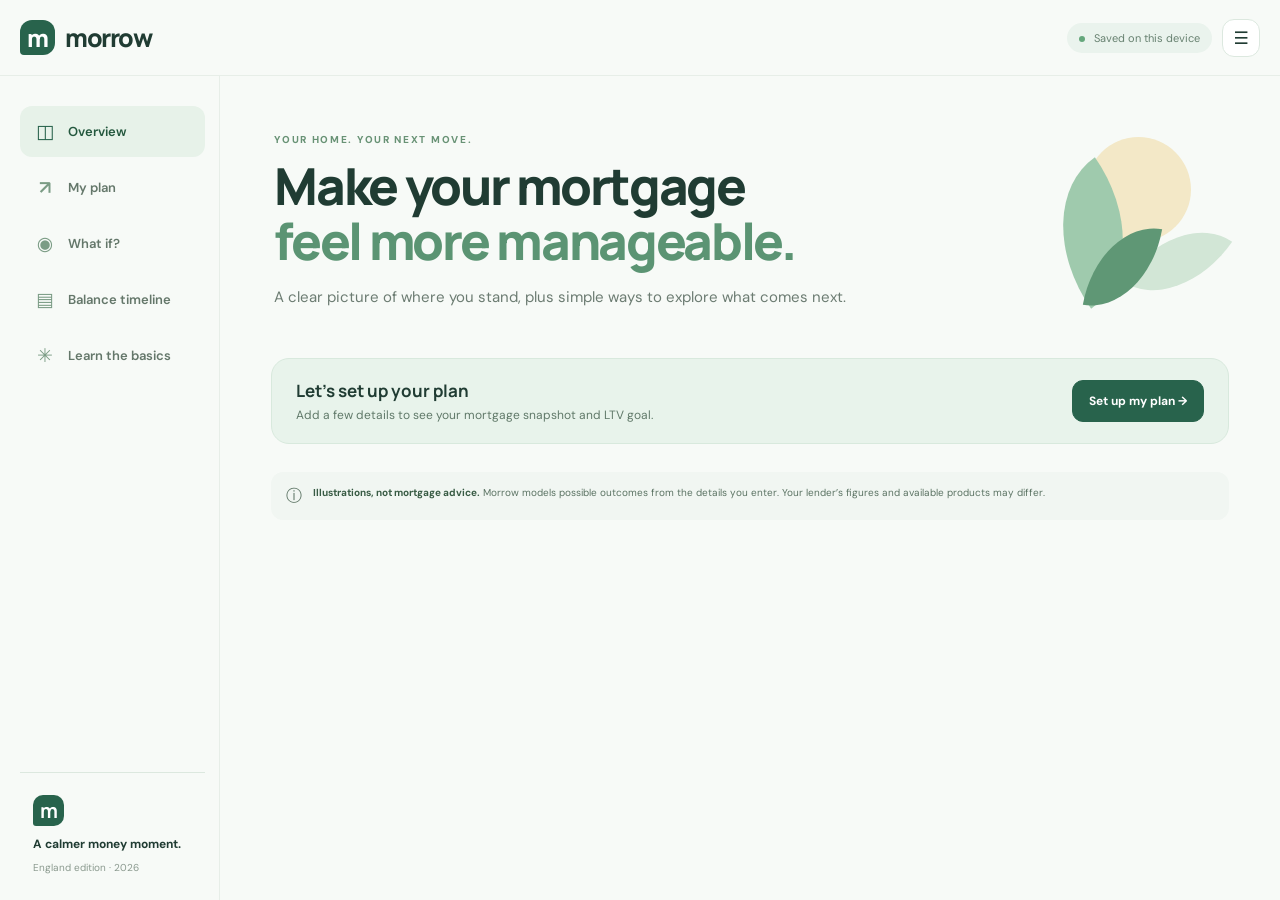
<file: index.html>
<!doctype html>
<html lang="en-GB"><head><meta charset="utf-8"><meta name="viewport" content="width=device-width,initial-scale=1,viewport-fit=cover"><meta name="theme-color" content="#eaf3ed"><meta name="description" content="A calmer way to understand your mortgage, plan overpayments and explore LTV goals."><title>Morrow — Your mortgage, made clearer</title><link rel="manifest" href="manifest.json"><link rel="icon" href="assets/icon.svg"><link rel="stylesheet" href="styles.css"></head>
<body>
<header class="app-header"><a class="brand" href="#home"><span class="brand-mark">m</span><span>morrow</span></a><div class="header-actions"><span class="local-chip"><i></i> Saved on this device</span><button id="installBtn" class="icon-button hidden" title="Install app" aria-label="Install Morrow">↓</button><button id="menuBtn" class="icon-button" aria-label="Open settings">☰</button></div></header>
<div class="app-shell"><aside class="side-nav" aria-label="Main navigation"><button class="nav-item active" data-view="overview"><span>◫</span> Overview</button><button class="nav-item" data-view="planner"><span>↗</span> My plan</button><button class="nav-item" data-view="scenarios"><span>◉</span> What if?</button><button class="nav-item" data-view="schedule"><span>▤</span> Balance timeline</button><button class="nav-item" data-view="learn"><span>✳</span> Learn the basics</button><div class="nav-foot"><div class="mini-leaf">m</div><p>A calmer money moment.</p><small>England edition · 2026</small></div></aside>
<main>
<section id="view-overview" class="view"><div class="welcome-row"><div><p class="eyebrow">YOUR HOME. YOUR NEXT MOVE.</p><h1>Make your mortgage<br><em>feel more manageable.</em></h1><p class="lead">A clear picture of where you stand, plus simple ways to explore what comes next.</p></div><div class="leaf-art" aria-hidden="true"><i></i><b></b><span></span></div></div>
<div id="setupCallout" class="callout"><div><strong>Let’s set up your plan</strong><p>Add a few details to see your mortgage snapshot and LTV goal.</p></div><button class="btn primary" data-go="planner">Set up my plan <span>→</span></button></div>
<div id="overviewContent" class="hidden"><div class="section-head"><div><p class="eyebrow">YOUR SNAPSHOT</p><h2>Here’s where you are today.</h2></div><button class="btn secondary compact" data-go="planner">Edit details</button></div><div class="metric-grid" id="overviewMetrics"></div><div id="dealReminder" class="field-note hidden"></div>
<article class="card recommendation-card" aria-live="polite">
 <p class="eyebrow">YOUR OVERPAYMENT GUIDE</p>
 <h2>What could you overpay to reach your goal?</h2>
 <p class="muted">Choose when you’d like to reach your target. We’ll estimate the extra monthly amount on top of your usual payment.</p>
 <div class="recommend-controls"><label for="goalHorizon">Aim to reach your LTV goal in</label>
 <select id="goalHorizon"><option value="12">1 year</option><option value="24">2 years</option><option value="36" selected>3 years</option><option value="48">4 years</option><option value="60">5 years</option><option value="until-deal">By my deal end date</option></select></div>
 <div id="overpayRecommendation" class="recommend-result"><p>Set up your plan to see an estimate.</p></div>
 <p class="field-note">Illustration only. Assumes today’s home value and rate remain unchanged, regular payments continue, and overpayments reduce the balance immediately. Check your lender’s overpayment limits, charges and payment rules.</p>
</article><div class="content-grid"><article class="card"><div class="card-head"><div><h3>Your route to your goal</h3><p class="muted">Illustrative mortgage balance over time</p></div><span class="pill" id="goalPill">60% LTV goal</span></div><div id="overviewChart" class="chart-area"></div><div class="chart-legend"><span><i class="legend-dot current"></i>Current payment</span><span><i class="legend-dot extra"></i>With your plan</span></div></article><article class="card goal-card"><p class="eyebrow">YOUR NEXT MILESTONE</p><h3 id="milestoneTitle">Reach your LTV goal</h3><div class="goal-number" id="milestoneNumber">—</div><p id="milestoneCopy" class="muted">Add your figures to see an estimate.</p><div class="progress-track"><i id="milestoneProgress"></i></div><div class="progress-labels"><span>Now</span><span>Your goal</span></div><button class="text-button" data-go="scenarios">Explore your options →</button></article></div><div class="section-head later"><div><p class="eyebrow">SMALL STEPS, CLEARER PICTURE</p><h2>Make your next move.</h2></div></div><div class="quick-grid"><button class="quick-card" data-go="planner"><span class="quick-icon">＋</span><b>Try an overpayment</b><small>Explore a monthly extra or lump sum.</small><span class="quick-arrow">↗</span></button><button class="quick-card" data-go="scenarios"><span class="quick-icon">⌂</span><b>Change home value</b><small>See how valuations affect LTV.</small><span class="quick-arrow">↗</span></button><button class="quick-card" data-go="schedule"><span class="quick-icon">◷</span><b>See the timeline</b><small>Compare how your balance may change.</small><span class="quick-arrow">↗</span></button></div></div><div class="disclaimer-strip"><span>ⓘ</span><p><b>Illustrations, not mortgage advice.</b> Morrow models possible outcomes from the details you enter. Your lender’s figures and available products may differ.</p></div></section>
<section id="view-planner" class="view hidden"><div class="page-intro"><p class="eyebrow">YOUR DETAILS</p><h1>Build your mortgage plan.</h1><p class="lead">Use your latest mortgage statement if you have it. Estimates are fine—and you can change these figures any time.</p></div><form id="plannerForm"><div class="card form-card"><div class="step-heading"><span class="step-n">01</span><div><h2>Where are you today?</h2><p class="muted">The basics about your current mortgage.</p></div></div><div class="field-grid">
<label>Mortgage balance (£)<input id="balance" type="number" min="1" step="0.01" placeholder="e.g. 134000" required><small>What you still owe.</small></label><label>Interest rate (%)<input id="rate" type="number" min="0" max="30" step="0.01" placeholder="e.g. 4.56" required><small>Your current rate, not an advertised rate.</small></label><label>Monthly mortgage payment (£)<input id="payment" type="number" min="1" step="0.01" placeholder="e.g. 716" required><small>Your usual repayment, excluding extra.</small></label><label>Years remaining<input id="years" type="number" min="1" max="50" step="1" placeholder="e.g. 27" required><small>Approximate time left on the mortgage.</small></label><label>Estimated home value (£)<input id="homeValue" type="number" min="1" step="any" placeholder="e.g. 200000" required><small>A recent estimate is enough to start.</small></label><label>Current deal ends <span class="optional">Optional</span><input id="dealEnd" type="month"><small>A useful date to keep in view.</small></label></div></div>
<div class="card form-card"><div class="step-heading"><span class="step-n">02</span><div><h2>What would feel like progress?</h2><p class="muted">Choose a goal that feels realistic for you.</p></div></div><label>Target loan-to-value (LTV)</label><div class="choice-grid" id="targetChoices"><label class="choice"><input type="radio" name="targetLtv" value="80"><span>80%</span></label><label class="choice"><input type="radio" name="targetLtv" value="75"><span>75%</span></label><label class="choice"><input type="radio" name="targetLtv" value="70"><span>70%</span></label><label class="choice"><input type="radio" name="targetLtv" value="65"><span>65%</span></label><label class="choice"><input type="radio" name="targetLtv" value="60" checked><span>60%</span></label><label class="choice"><input type="radio" name="targetLtv" value="59.5"><span>59.5%</span></label></div><p class="field-note">LTV compares your mortgage balance with your home’s estimated value. A lower LTV can affect which deals are available, but it does not guarantee a particular rate.</p><div class="field-grid"><label>Extra each month (£)<select id="monthlyExtra"><option value="0">£0 — no extra for now</option><option value="25">£25</option><option value="50" selected>£50</option><option value="100">£100</option><option value="150">£150</option><option value="200">£200</option><option value="custom">Enter my own amount</option></select><small>Only use money you can comfortably spare.</small></label><label id="customExtraWrap" class="hidden">Your monthly extra (£)<input id="customExtra" type="number" min="0" step="1" value="50"></label><label>Possible one-off lump sum (£) <span class="optional">Optional</span><input id="lumpSum" type="number" min="0" step="100" value="0"><small>Modelled as a balance reduction at the start.</small></label><label>Annual home-value change (%) <span class="optional">Optional</span><input id="growth" type="number" min="-20" max="20" step="0.5" value="0"><small>0% keeps today’s estimate unchanged. Not a forecast.</small></label></div><div class="actions-row"><button type="submit" class="btn primary">Update my plan <span>→</span></button><button type="button" class="btn secondary" id="resetForm">Clear form</button><span id="saveStatus" class="saved-note" aria-live="polite">Saved on this device</span></div></div></form><div class="disclaimer-strip"><span>ⓘ</span><p><b>Keep a safety buffer.</b> Check your lender’s overpayment allowance, charges and how extra payments are applied before making a real payment.</p></div></section>
<section id="view-scenarios" class="view hidden"><div class="page-intro"><p class="eyebrow">EXPLORE THE POSSIBILITIES</p><h1>What if you changed one thing?</h1><p class="lead">Compare a few scenarios without committing to any of them. These are illustrations, not recommendations.</p></div><div class="content-grid scenario-top"><article class="card"><p class="eyebrow">MONTHLY EXTRA</p><h2>What could a little more do?</h2><p class="muted">Compare your usual payment with a monthly extra.</p><label class="range-label">Extra each month <strong id="scenarioExtraLabel">£50</strong><input id="scenarioExtra" type="range" min="0" max="500" step="25" value="50"></label><div id="extraScenarioResult"></div></article><article class="card"><p class="eyebrow">ONE-OFF PAYMENT</p><h2>Try a lump sum.</h2><p class="muted">Explore the estimated effect of reducing the balance upfront.</p><label>One-off payment (£)<input id="scenarioLump" type="number" min="0" step="250" value="0"></label><div id="lumpScenarioResult" class="scenario-summary"></div></article></div><article class="card scenario-card"><div class="card-head"><div><p class="eyebrow">HOME VALUE</p><h2>What if your home value changed?</h2><p class="muted">These cases show how LTV could move independently of your mortgage balance.</p></div></div><div class="valuation-grid" id="valuationCases"></div><p class="field-note">House prices can go down as well as up. These percentages are not forecasts or valuations.</p></article><article class="card scenario-card"><div class="card-head"><div><p class="eyebrow">YOUR TARGET</p><h2>How much balance reduction is needed?</h2></div><span class="pill" id="targetBadge">Goal: 60%</span></div><div id="targetScenario"></div></article><div class="disclaimer-strip"><span>ⓘ</span><p><b>Don’t assume an overpayment is always best.</b> Compare against keeping access to savings and seek regulated guidance for product decisions.</p></div></section>
<section id="view-schedule" class="view hidden"><div class="page-intro"><p class="eyebrow">YOUR BALANCE OVER TIME</p><h1>See the longer view.</h1><p class="lead">A year-by-year illustration comparing your current payment with the plan you’re exploring.</p></div><div class="card"><div class="card-head"><div><h2>Projected mortgage balance</h2><p class="muted">Assumes the entered rate stays the same throughout.</p></div><button class="btn secondary compact" id="exportCsv">Export CSV ↓</button></div><div id="timelineChart" class="chart-area large"></div><div class="chart-legend"><span><i class="legend-dot current"></i>Current payment</span><span><i class="legend-dot extra"></i>With your plan</span></div></div><div class="card timeline-table-card"><div class="card-head"><div><h2>Year by year</h2><p class="muted">Estimates rounded to the nearest pound.</p></div><button class="btn secondary compact" id="printBtn">Print / Save PDF</button></div><div class="table-scroll"><table><thead><tr><th>Year</th><th>Current payment</th><th>With your plan</th><th>Difference</th><th>LTV on home value</th></tr></thead><tbody id="timelineRows"><tr><td colspan="5">Set up your plan to see the timeline.</td></tr></tbody></table></div></div><div class="disclaimer-strip"><span>ⓘ</span><p>Monthly interest is estimated from your rate. Real lenders may use different timing, daily interest, fees or rounding. Your lender’s statement takes precedence.</p></div></section>
<section id="view-learn" class="view hidden"><div class="page-intro"><p class="eyebrow">NO JARGON REQUIRED</p><h1>Mortgage basics, simply explained.</h1><p class="lead">Useful ideas for understanding your numbers. This is general information, not personal financial advice.</p></div><div class="learn-grid"><article class="card learn-card"><span class="learn-icon">%</span><h2>What is LTV?</h2><p>Loan-to-value is your mortgage balance divided by your home’s estimated value, as a percentage. If you owe £120,000 on a home worth £200,000, your LTV is 60%.</p><div class="example"><small>Example</small><b>£120,000 ÷ £200,000 = 60% LTV</b></div></article><article class="card learn-card"><span class="learn-icon">↘</span><h2>Why do LTV bands matter?</h2><p>Lenders often group mortgages into LTV bands. A lower band may offer different products, but income, credit history, fees, property type and lender criteria matter too.</p><div class="example"><small>Remember</small><b>A target is not a guaranteed rate.</b></div></article><article class="card learn-card"><span class="learn-icon">＋</span><h2>What is an overpayment?</h2><p>Money paid above your required monthly payment. It may reduce the balance faster, but rules and treatment depend on your lender and product.</p><div class="example"><small>Before paying extra</small><b>Check allowances, charges and emergency savings.</b></div></article><article class="card learn-card"><span class="learn-icon">◷</span><h2>What is a deal end date?</h2><p>The date an introductory or fixed rate ends. It can prompt you to review options in good time; it is not the same as your full mortgage term ending.</p><div class="example"><small>Helpful habit</small><b>Plan to review options ahead of time.</b></div></article></div><article class="card resource-card"><p class="eyebrow">USEFUL NEXT STEPS</p><h2>Know where to check.</h2><div class="resource-row"><div><b>Your lender’s mortgage statement</b><p>Confirm your balance, rate, payment and overpayment terms.</p></div><span>01</span></div><div class="resource-row"><div><b>MoneyHelper</b><p>Free, impartial money guidance for UK consumers.</p><a href="https://www.moneyhelper.org.uk/en/homes" target="_blank" rel="noopener">Visit MoneyHelper ↗</a></div><span>02</span></div><div class="resource-row"><div><b>FCA Firm Checker</b><p>Check a financial firm’s status before using its services.</p><a href="https://www.fca.org.uk/consumers/fca-firm-checker" target="_blank" rel="noopener">Check a firm ↗</a></div><span>03</span></div></article></section>
<section id="view-settings" class="view hidden"><div class="page-intro"><p class="eyebrow">YOUR APP, YOUR CHOICE</p><h1>Settings & your data.</h1><p class="lead">Morrow works without an account. Your mortgage figures stay in this browser unless you export them.</p></div><div class="card settings-card"><h2>Backup and move your plan</h2><p>Save a copy as a JSON file, or restore a previous backup on this device.</p><div class="actions-row"><button class="btn primary" id="exportJson">Download my backup ↓</button><label class="btn secondary upload-btn">Restore backup ↑<input id="importJson" type="file" accept=".json,application/json" hidden></label></div><p class="field-note">Keep backup files private. They can contain mortgage and home-value details.</p></div><div class="card settings-card"><h2>Privacy controls</h2><p>No advertising tracker or third-party analytics are included in this starter build. Plan data is stored in local browser storage.</p><button class="btn danger" id="deleteData">Delete locally saved plan</button><p id="deleteStatus" class="saved-note" aria-live="polite"></p></div><div class="card settings-card"><h2>About Morrow</h2><p>Morrow helps you explore repayment scenarios and LTV targets. It does not compare live mortgage deals or provide regulated mortgage advice.</p><p><a href="privacy.html">Privacy notes</a> · <a href="terms.html">Terms & important information</a> · <a href="strategy.md">Commercial roadmap</a> · <a href="hosting-options.md">Hosting options</a></p><p class="field-note">England-focused planning. A static app cannot verify a user's residence.</p></div></section>
</main></div>
<nav class="mobile-nav" aria-label="Mobile navigation"><button class="active" data-view="overview"><span>◫</span>Home</button><button data-view="planner"><span>↗</span>Plan</button><button data-view="scenarios"><span>◉</span>What if?</button><button data-view="schedule"><span>▤</span>Timeline</button><button data-view="learn"><span>✳</span>Learn</button></nav><div id="toast" role="status" aria-live="polite" class="toast hidden"></div><script src="app.js"></script></body></html>
</file>
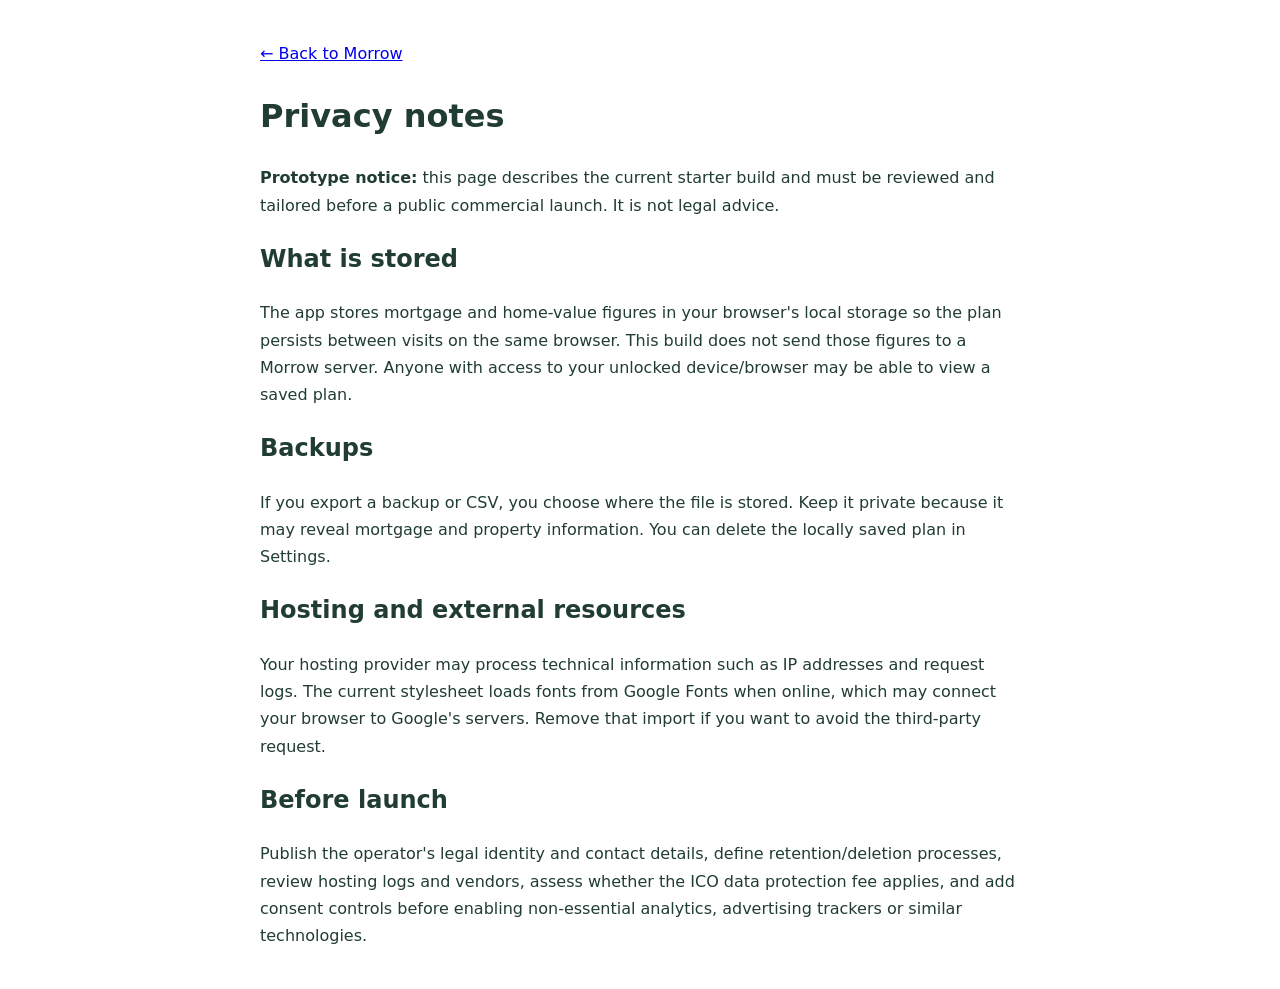
<file: privacy.html>
<!doctype html><html lang="en-GB"><meta charset="utf-8"><meta name="viewport" content="width=device-width,initial-scale=1"><title>Privacy notes — Morrow</title><body style="max-width:760px;margin:40px auto;padding:0 20px;font:16px system-ui;line-height:1.7;color:#203c33"><a href="index.html">← Back to Morrow</a><h1>Privacy notes</h1><p><b>Prototype notice:</b> this page describes the current starter build and must be reviewed and tailored before a public commercial launch. It is not legal advice.</p><h2>What is stored</h2><p>The app stores mortgage and home-value figures in your browser's local storage so the plan persists between visits on the same browser. This build does not send those figures to a Morrow server. Anyone with access to your unlocked device/browser may be able to view a saved plan.</p><h2>Backups</h2><p>If you export a backup or CSV, you choose where the file is stored. Keep it private because it may reveal mortgage and property information. You can delete the locally saved plan in Settings.</p><h2>Hosting and external resources</h2><p>Your hosting provider may process technical information such as IP addresses and request logs. The current stylesheet loads fonts from Google Fonts when online, which may connect your browser to Google's servers. Remove that import if you want to avoid the third-party request.</p><h2>Before launch</h2><p>Publish the operator's legal identity and contact details, define retention/deletion processes, review hosting logs and vendors, assess whether the ICO data protection fee applies, and add consent controls before enabling non-essential analytics, advertising trackers or similar technologies.</p></body></html>
</file>
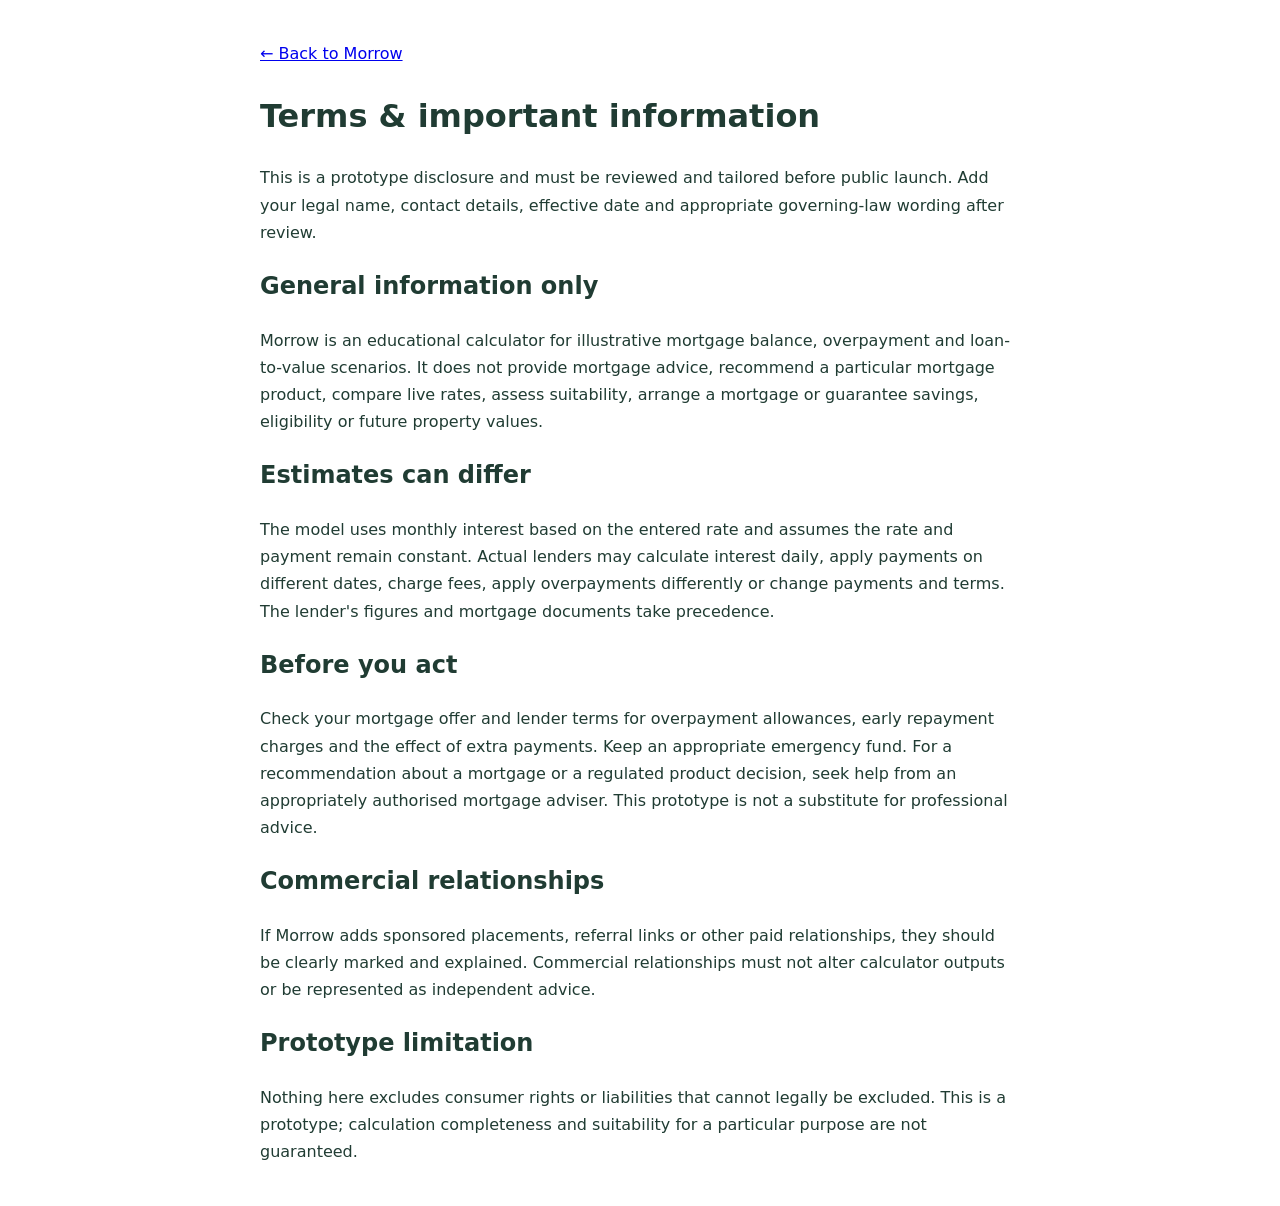
<file: terms.html>
<!doctype html><html lang="en-GB"><meta charset="utf-8"><meta name="viewport" content="width=device-width,initial-scale=1"><title>Terms & important information — Morrow</title><body style="max-width:760px;margin:40px auto;padding:0 20px;font:16px system-ui;line-height:1.7;color:#203c33"><a href="index.html">← Back to Morrow</a><h1>Terms & important information</h1><p>This is a prototype disclosure and must be reviewed and tailored before public launch. Add your legal name, contact details, effective date and appropriate governing-law wording after review.</p><h2>General information only</h2><p>Morrow is an educational calculator for illustrative mortgage balance, overpayment and loan-to-value scenarios. It does not provide mortgage advice, recommend a particular mortgage product, compare live rates, assess suitability, arrange a mortgage or guarantee savings, eligibility or future property values.</p><h2>Estimates can differ</h2><p>The model uses monthly interest based on the entered rate and assumes the rate and payment remain constant. Actual lenders may calculate interest daily, apply payments on different dates, charge fees, apply overpayments differently or change payments and terms. The lender's figures and mortgage documents take precedence.</p><h2>Before you act</h2><p>Check your mortgage offer and lender terms for overpayment allowances, early repayment charges and the effect of extra payments. Keep an appropriate emergency fund. For a recommendation about a mortgage or a regulated product decision, seek help from an appropriately authorised mortgage adviser. This prototype is not a substitute for professional advice.</p><h2>Commercial relationships</h2><p>If Morrow adds sponsored placements, referral links or other paid relationships, they should be clearly marked and explained. Commercial relationships must not alter calculator outputs or be represented as independent advice.</p><h2>Prototype limitation</h2><p>Nothing here excludes consumer rights or liabilities that cannot legally be excluded. This is a prototype; calculation completeness and suitability for a particular purpose are not guaranteed.</p></body></html>
</file>
<file: styles.css>
@import url('https://fonts.googleapis.com/css2?family=DM+Sans:wght@400;500;600;700&family=Manrope:wght@400;500;600;700;800&display=swap');
:root{--ink:#203c33;--muted:#6c7c72;--green:#28634c;--leaf:#5b9473;--sage:#eaf3ed;--mint:#d8eadc;--line:#dce8df;--paper:#f7faf7;--white:#fff;--danger:#91483b;--shadow:0 12px 36px #254c3510}*{box-sizing:border-box}html{scroll-behavior:smooth}body{margin:0;background:var(--paper);color:var(--ink);font:15px 'DM Sans',system-ui,sans-serif}button,input,select{font:inherit}button,a,label{-webkit-tap-highlight-color:transparent}button{cursor:pointer}a{color:#376f50}.hidden{display:none!important}.app-header{height:76px;position:sticky;top:0;z-index:20;background:#f7faf7ed;backdrop-filter:blur(15px);border-bottom:1px solid #e7eee8;display:flex;align-items:center;justify-content:space-between;padding:0 max(20px,calc((100vw - 1370px)/2))}.brand{display:flex;align-items:center;gap:10px;color:var(--ink);text-decoration:none;font:800 25px Manrope;letter-spacing:-1.4px}.brand-mark{display:grid;place-items:center;width:35px;height:35px;background:var(--green);color:white;border-radius:12px 12px 12px 4px;font-size:24px}.header-actions{display:flex;gap:10px;align-items:center}.local-chip{font-size:11px;color:#678170;background:#eaf3ed;border-radius:99px;padding:8px 12px}.local-chip i{display:inline-block;width:6px;height:6px;background:#65a77c;border-radius:50%;margin-right:6px}.icon-button{width:38px;height:38px;border:1px solid var(--line);background:white;color:var(--ink);border-radius:12px;font-size:17px}.app-shell{display:grid;grid-template-columns:220px minmax(0,1fr);max-width:1370px;margin:auto;min-height:calc(100vh - 76px)}.side-nav{padding:30px 14px 24px 20px;display:flex;flex-direction:column;gap:5px;border-right:1px solid #e7eee8}.nav-item{display:flex;align-items:center;gap:12px;text-align:left;width:100%;padding:13px 14px;border:0;border-radius:12px;background:transparent;color:#64776a;font-weight:600;font-size:13px}.nav-item span{width:22px;text-align:center;font-size:19px;color:#7b9c85}.nav-item.active{background:#e7f2e9;color:#24583e}.nav-item.active span{color:var(--green)}.nav-foot{margin-top:auto;padding:22px 13px 0;border-top:1px solid var(--line)}.mini-leaf{display:grid;place-items:center;width:31px;height:31px;background:var(--green);color:white;border-radius:10px 10px 10px 3px;font:bold 20px Manrope}.nav-foot p{margin:10px 0 4px;font-weight:700;font-size:12px}.nav-foot small{font-size:10px;color:#8a998e}main{min-width:0;padding:36px clamp(20px,4vw,54px) 60px;max-width:1150px;width:100%}.view{animation:fade .2s ease}@keyframes fade{from{opacity:.5;transform:translateY(4px)}to{opacity:1;transform:none}}.welcome-row{display:flex;justify-content:space-between;align-items:center;min-height:242px;padding:5px 3px 27px;position:relative}.eyebrow{font-size:10px;letter-spacing:1.7px;color:#689275;font-weight:800;margin:0 0 12px}.welcome-row h1,.page-intro h1{font:800 clamp(34px,4.1vw,51px)/1.08 Manrope;letter-spacing:-2.3px;margin:0 0 17px}.welcome-row h1 em{font-style:normal;color:#5b9473}.lead{max-width:610px;color:var(--muted);font-size:15px;line-height:1.7;margin:0}.leaf-art{position:relative;width:195px;height:180px;flex-shrink:0;margin:0 15px}.leaf-art:before{content:'';position:absolute;width:105px;height:105px;background:#f3e8c7;border-radius:50%;right:20px;top:5px}.leaf-art i,.leaf-art b,.leaf-art span{position:absolute;z-index:1;display:block;background:#9fcaad;border-radius:100% 0 100% 0;transform:rotate(-35deg);width:90px;height:122px;left:32px;top:40px}.leaf-art b{width:67px;height:95px;right:0;left:auto;top:82px;background:#d2e6d6;transform:rotate(35deg)}.leaf-art span{width:65px;height:88px;left:74px;top:91px;background:#5f9775;transform:rotate(10deg)}.callout{display:flex;align-items:center;justify-content:space-between;gap:20px;background:#e8f3eb;border:1px solid #d8e9dd;border-radius:18px;padding:20px 24px;margin:4px 0 28px}.callout strong{font:700 17px Manrope}.callout p{font-size:12px;color:#607969;margin:5px 0 0}.btn{border-radius:11px;padding:12px 16px;font-size:12px;font-weight:700;white-space:nowrap;transition:transform .12s}.btn:active{transform:scale(.98)}.btn.primary{background:var(--green);color:white;border:1px solid var(--green)}.btn.primary:hover{background:#214f3d}.btn.secondary{color:#345747;border:1px solid var(--line);background:white}.btn.secondary:hover{background:#f0f6f1}.btn.danger{color:var(--danger);border:1px solid #ecd6d2;background:#fff8f6}.compact{padding:9px 12px}.section-head{display:flex;align-items:end;justify-content:space-between;gap:15px;margin:15px 0 18px}.section-head h2{margin:0;font:750 24px/1.2 Manrope;letter-spacing:-.8px}.section-head .eyebrow{margin-bottom:7px}.metric-grid{display:grid;grid-template-columns:repeat(4,minmax(0,1fr));gap:12px;margin:0 0 18px}.metric-card{padding:19px 18px;border-radius:15px;background:white;border:1px solid var(--line);min-width:0}.metric-label{font-size:11px;color:var(--muted);margin-bottom:10px}.metric-value{font:800 clamp(21px,2.2vw,29px)/1.1 Manrope;letter-spacing:-1.2px;overflow-wrap:anywhere}.metric-foot{font-size:10px;color:#819087;margin-top:8px;line-height:1.5}.content-grid{display:grid;grid-template-columns:minmax(0,1.55fr) minmax(250px,1fr);gap:14px}.card{background:white;border:1px solid var(--line);border-radius:18px;padding:22px;min-width:0;box-shadow:0 4px 17px #2c553b06}.card h2,.card h3{font-family:Manrope;letter-spacing:-.5px;margin:0}.card h2{font-size:21px}.card h3{font-size:17px}.card p{line-height:1.6}.card-head{display:flex;justify-content:space-between;align-items:flex-start;gap:12px}.card-head .eyebrow{margin-bottom:8px}.muted{color:var(--muted);font-size:12px;margin:7px 0}.pill{border-radius:99px;background:#eff6f0;padding:7px 10px;color:#4d795b;font-size:10px;font-weight:700;white-space:nowrap}.chart-area{width:100%;min-height:205px;margin-top:15px}.chart-area.large{min-height:275px}.chart-area svg{width:100%;height:auto;display:block;overflow:visible}.chart-legend{display:flex;flex-wrap:wrap;gap:15px;margin-top:12px;color:var(--muted);font-size:10px}.legend-dot{display:inline-block;width:7px;height:7px;border-radius:50%;margin-right:6px}.legend-dot.current{background:#9bb0a0}.legend-dot.extra{background:#4d8b65}.goal-card{background:#e9f3eb;border-color:#d9e9dd}.goal-card .eyebrow{color:#5b8969}.goal-number{font:800 38px/1.15 Manrope;letter-spacing:-1.5px;margin:20px 0 8px}.progress-track{height:6px;background:#d6e5da;border-radius:10px;overflow:hidden;margin-top:23px}.progress-track i{display:block;background:#629875;height:100%;width:0%;border-radius:10px;transition:width .2s}.progress-labels{display:flex;justify-content:space-between;font-size:10px;color:#748b7a;margin-top:7px}.text-button{border:0;background:transparent;padding:13px 0 0;color:var(--green);font-size:12px;font-weight:700}.later{margin-top:29px}.quick-grid{display:grid;grid-template-columns:repeat(3,minmax(0,1fr));gap:12px}.quick-card{position:relative;display:flex;flex-direction:column;align-items:flex-start;text-align:left;gap:10px;padding:18px;background:white;border:1px solid var(--line);border-radius:15px;color:var(--ink);min-height:150px}.quick-card:hover{border-color:#b9d3c0;background:#fcfefc}.quick-icon{display:grid;place-items:center;width:34px;height:34px;background:#eaf4ed;border-radius:11px;color:#397451;font-size:19px}.quick-card b{font-size:12px}.quick-card small{font-size:11px;color:var(--muted);line-height:1.5;max-width:220px}.quick-arrow{position:absolute;right:15px;top:22px;color:#8ba795}.disclaimer-strip{display:flex;gap:11px;background:#f1f6f2;border-radius:12px;padding:13px 15px;margin-top:20px;color:#5b7363}.disclaimer-strip>span{font-size:16px}.disclaimer-strip p{font-size:10px;line-height:1.65;margin:0}.disclaimer-strip b{color:#385b44}.page-intro{margin:3px 0 26px}.page-intro h1{font-size:clamp(33px,4vw,46px);margin-bottom:13px}.form-card{padding:25px;margin-bottom:15px}.step-heading{display:flex;gap:13px;align-items:flex-start;margin-bottom:20px}.step-n{display:grid;place-items:center;width:35px;height:35px;background:#eaf3ed;color:#4e7e5c;border-radius:11px;font:800 13px Manrope;flex-shrink:0}.step-heading h2{font-size:20px;margin:0 0 5px}.step-heading p{margin:0}.field-grid{display:grid;grid-template-columns:repeat(2,minmax(0,1fr));gap:5px 17px}label{display:block;font-size:12px;font-weight:700;color:#3d5848}input[type=number],input[type=month],select{display:block;width:100%;margin-top:8px;background:#fcfdfc;border:1px solid #d7e3da;border-radius:10px;padding:12px 13px;color:var(--ink);font-size:14px;outline-color:#78a686}input::placeholder{color:#a1ada4}label small{display:block;color:#849288;font-size:10px;font-weight:400;margin-top:6px;line-height:1.45}.optional{font-size:10px;color:#91a096;font-weight:500}.choice-grid{display:grid;grid-template-columns:repeat(6,minmax(0,1fr));gap:8px;margin:11px 0 15px}.choice{position:relative;margin:0}.choice input{position:absolute;opacity:0;pointer-events:none}.choice span{display:block;text-align:center;padding:12px 3px;border:1px solid var(--line);border-radius:10px;background:#fcfdfc;color:#627468;cursor:pointer}.choice input:checked+span{background:#e7f3ea;border:1.5px solid #69a17d;color:#24583e;font-weight:800}.field-note{background:#f3f8f4;color:#6e8174;padding:12px 14px;border-radius:10px;font-size:10px;line-height:1.6;margin:10px 0 18px}.actions-row{display:flex;align-items:center;gap:10px;flex-wrap:wrap;margin-top:20px;padding-top:18px;border-top:1px solid #edf2ee}.saved-note{font-size:10px;color:#6b8b73;margin-left:auto}.scenario-top{grid-template-columns:1fr 1fr;margin-bottom:15px}.scenario-top .card{padding:24px}.range-label{display:block;margin:24px 0 16px}.range-label strong{float:right;color:var(--green)}input[type=range]{width:100%;accent-color:#4d8b65;display:block;margin-top:17px}.scenario-summary{background:#f1f7f2;border-radius:12px;padding:15px;margin-top:16px;color:#5f7767;font-size:12px;line-height:1.7}.scenario-summary strong{font:800 23px Manrope;display:block;color:var(--ink);margin:4px 0}.scenario-card{margin-bottom:15px}.valuation-grid{display:grid;grid-template-columns:repeat(5,minmax(0,1fr));gap:10px;margin-top:18px}.valuation-case{padding:15px;background:#f4f8f5;border:1px solid #e5eee7;border-radius:13px}.valuation-case small{font-size:10px;color:var(--muted)}.valuation-case strong{display:block;font:800 22px Manrope;margin:8px 0 4px;letter-spacing:-.6px}.valuation-case span{font-size:10px;color:#73917a}.table-scroll{overflow:auto;margin-top:16px}table{border-collapse:collapse;width:100%;font-size:11px;white-space:nowrap}th{text-align:left;color:#728277;font-size:10px;font-weight:600;background:#f5f8f5}td,th{padding:13px 12px;border-bottom:1px solid #eaf0eb}td{font-variant-numeric:tabular-nums}td:first-child{font-weight:700}tr:last-child td{border-bottom:0}.timeline-table-card{margin-top:15px}.learn-grid{display:grid;grid-template-columns:repeat(2,minmax(0,1fr));gap:14px}.learn-card{padding:24px}.learn-icon{display:grid;place-items:center;width:39px;height:39px;background:#eaf3ed;border-radius:12px;color:#4e825d;font-size:22px;margin-bottom:17px}.learn-card h2{font-size:19px}.learn-card p{font-size:12px;color:var(--muted);line-height:1.7}.example{border-radius:11px;background:#f1f7f2;padding:13px;margin-top:16px}.example small{display:block;color:#789080;font-size:10px;margin-bottom:6px}.example b{font-size:12px}.resource-card,.settings-card{margin-top:15px}.resource-card h2{margin-bottom:14px}.resource-row{display:flex;justify-content:space-between;gap:20px;padding:15px 0;border-top:1px solid #e9f0ea}.resource-row b{font-size:13px}.resource-row p,.settings-card p{font-size:11px;color:var(--muted);margin:4px 0;line-height:1.7}.resource-row a{font-size:11px;font-weight:700}.resource-row>span{font:800 16px Manrope;color:#b4c8b8}.settings-card h2{font-size:21px}.upload-btn{display:inline-block;cursor:pointer}.mobile-nav{display:none}.toast{position:fixed;bottom:22px;left:50%;transform:translateX(-50%);z-index:50;background:#203c33;color:white;padding:12px 17px;border-radius:12px;font-size:12px;box-shadow:var(--shadow);max-width:90vw}
@media(max-width:1100px){.app-shell{grid-template-columns:190px minmax(0,1fr)}.side-nav{padding-left:12px}.leaf-art{transform:scale(.85);transform-origin:right center;margin-right:0}.metric-grid{grid-template-columns:repeat(2,minmax(0,1fr))}.content-grid{grid-template-columns:minmax(0,1fr) minmax(240px,.8fr)}}
@media(max-width:800px){.app-shell{display:block}.side-nav{display:none}main{padding:25px 17px 100px;max-width:100%}.app-header{height:66px;padding:0 17px}.brand{font-size:23px}.mobile-nav{display:flex;position:fixed;bottom:0;left:0;right:0;background:#fffffff2;backdrop-filter:blur(15px);border-top:1px solid var(--line);z-index:30;justify-content:space-around;padding:7px 5px max(7px,env(safe-area-inset-bottom))}.mobile-nav button{background:transparent;border:0;color:#829087;font-size:9px;display:flex;flex-direction:column;gap:4px;align-items:center;min-width:54px;padding:5px 3px}.mobile-nav button span{font-size:19px}.mobile-nav button.active{color:var(--green);font-weight:800}.welcome-row{min-height:initial;padding:10px 0 25px}.welcome-row h1{font-size:clamp(33px,6vw,45px)}.leaf-art{width:130px;height:140px;transform:scale(.72);transform-origin:center;margin-left:-15px;margin-right:-18px}.callout{align-items:flex-start;flex-direction:column;gap:14px;padding:18px}.callout .btn{width:100%}.content-grid{grid-template-columns:1fr}.goal-card{min-height:230px}.quick-grid{grid-template-columns:1fr}.quick-card{min-height:120px}.scenario-top{grid-template-columns:1fr}.valuation-grid{grid-template-columns:repeat(3,minmax(0,1fr))}.choice-grid{grid-template-columns:repeat(3,minmax(0,1fr))}.page-intro h1{font-size:35px}}
@media(max-width:480px){.welcome-row{display:block}.welcome-row h1{font-size:38px;letter-spacing:-1.7px}.leaf-art{position:absolute;right:-10px;top:135px;opacity:.65;transform:scale(.55);transform-origin:top right}.welcome-row .lead{max-width:330px;padding-bottom:35px}.metric-grid{gap:8px}.metric-card{padding:14px}.metric-value{font-size:24px}.metric-foot{font-size:9px}.section-head h2{font-size:21px}.card{padding:18px}.form-card{padding:19px 16px}.field-grid{grid-template-columns:1fr}.choice-grid{gap:6px}.choice span{font-size:13px;padding:12px 2px}.actions-row .btn{flex:1}.saved-note{margin-left:0;width:100%}.learn-grid{grid-template-columns:1fr}.page-intro{margin-bottom:20px}.page-intro h1{font-size:34px}.header-actions{gap:6px}.local-chip{font-size:9px;padding:7px 9px}.valuation-grid{grid-template-columns:repeat(2,minmax(0,1fr))}}
@media print{.app-header,.side-nav,.mobile-nav,.actions-row,.btn,.header-actions{display:none!important}body{background:white}.app-shell{display:block}main{padding:0;max-width:none}.view{display:none!important}#view-schedule{display:block!important}.card{box-shadow:none;break-inside:avoid}.table-scroll{overflow:visible}.disclaimer-strip{break-inside:avoid}}

.recommendation-card{margin:18px 0}.recommend-controls{display:flex;align-items:center;gap:12px;flex-wrap:wrap;margin:16px 0}.recommend-controls select{max-width:230px}.recommend-result{background:#edf5ee;border:1px solid #d8e7da;border-radius:16px;padding:18px;margin:12px 0}.recommend-number{display:block;font-size:clamp(2rem,6vw,3rem);line-height:1.1;color:#28634c;margin-bottom:8px}.recommend-result p{margin:8px 0}.recommend-result .btn{margin-top:8px}
</file>
